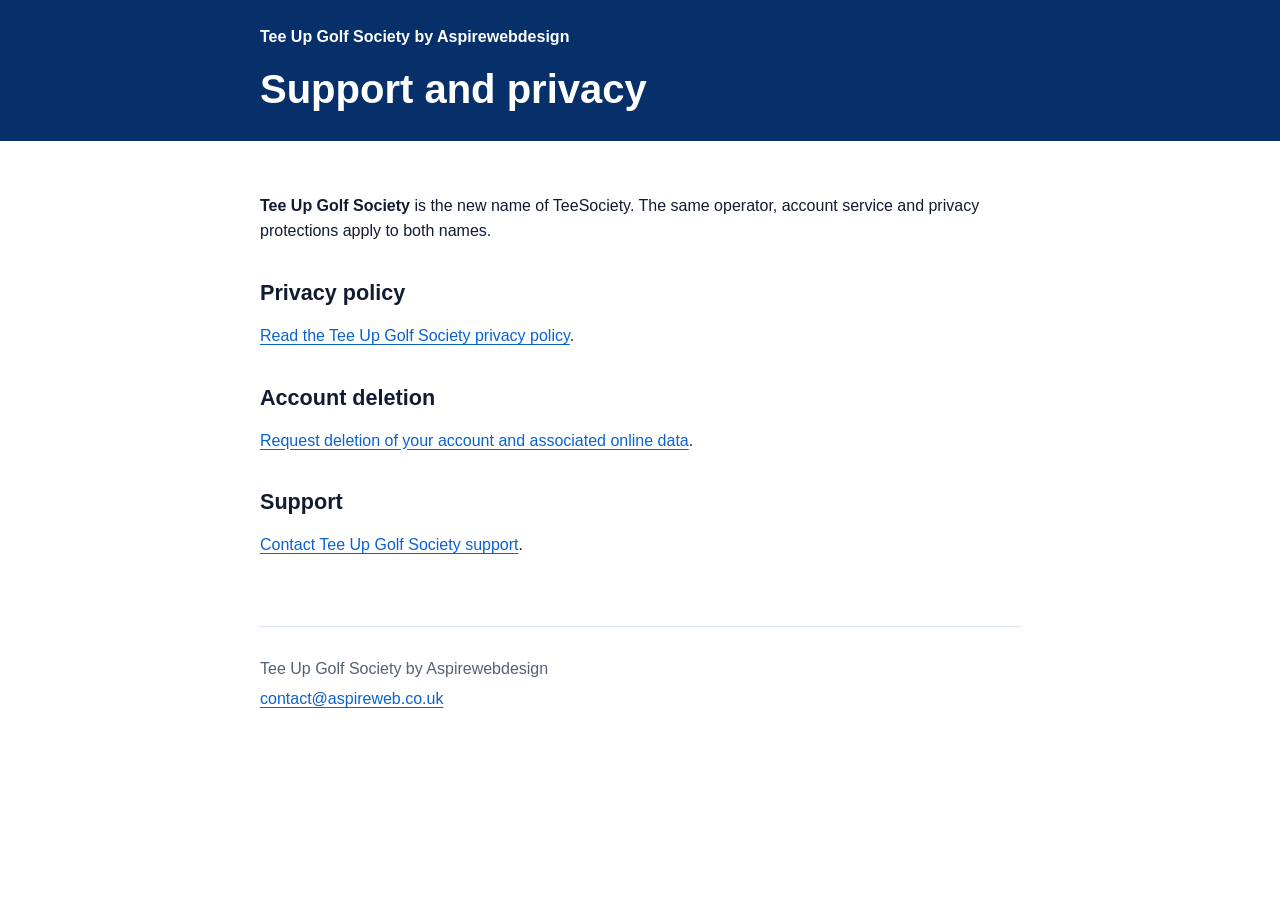
<file: index.html>
<!doctype html>
<html lang="en-GB">
<head>
  <meta charset="utf-8">
  <meta name="viewport" content="width=device-width, initial-scale=1">
  <meta name="description" content="Privacy, account deletion and support for Tee Up Golf Society.">
  <title>Tee Up Golf Society Support and Privacy</title>
  <link rel="stylesheet" href="styles.css">
</head>
<body>
  <header><div class="header-inner"><div class="brand">Tee Up Golf Society by Aspirewebdesign</div><h1>Support and privacy</h1></div></header>
  <main>
    <p><strong>Tee Up Golf Society</strong> is the new name of TeeSociety. The same operator, account service and privacy protections apply to both names.</p>
    <h2>Privacy policy</h2>
    <p><a href="privacy-policy.html">Read the Tee Up Golf Society privacy policy</a>.</p>
    <h2>Account deletion</h2>
    <p><a href="delete-account.html">Request deletion of your account and associated online data</a>.</p>
    <h2>Support</h2>
    <p><a href="support.html">Contact Tee Up Golf Society support</a>.</p>
  </main>
  <footer><p>Tee Up Golf Society by Aspirewebdesign</p><p><a href="mailto:contact@aspireweb.co.uk">contact@aspireweb.co.uk</a></p></footer>
</body>
</html>
</file>
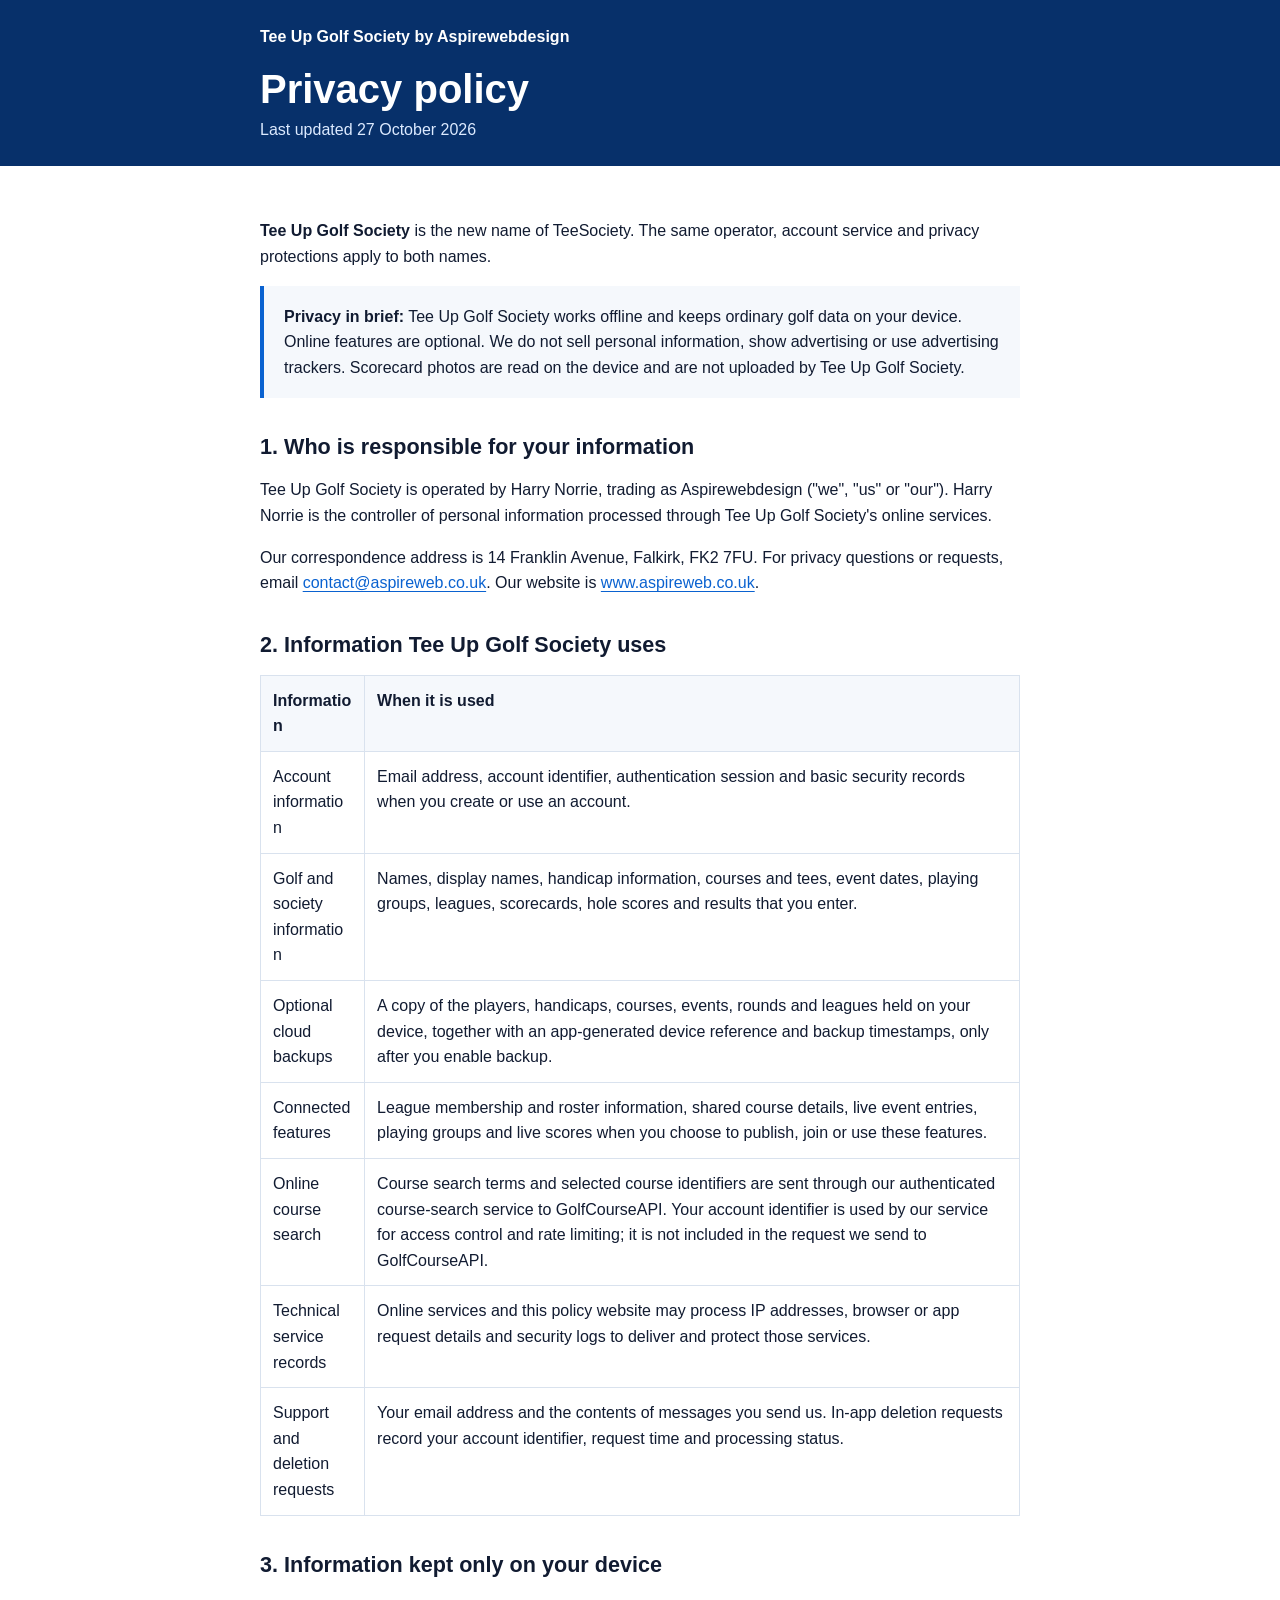
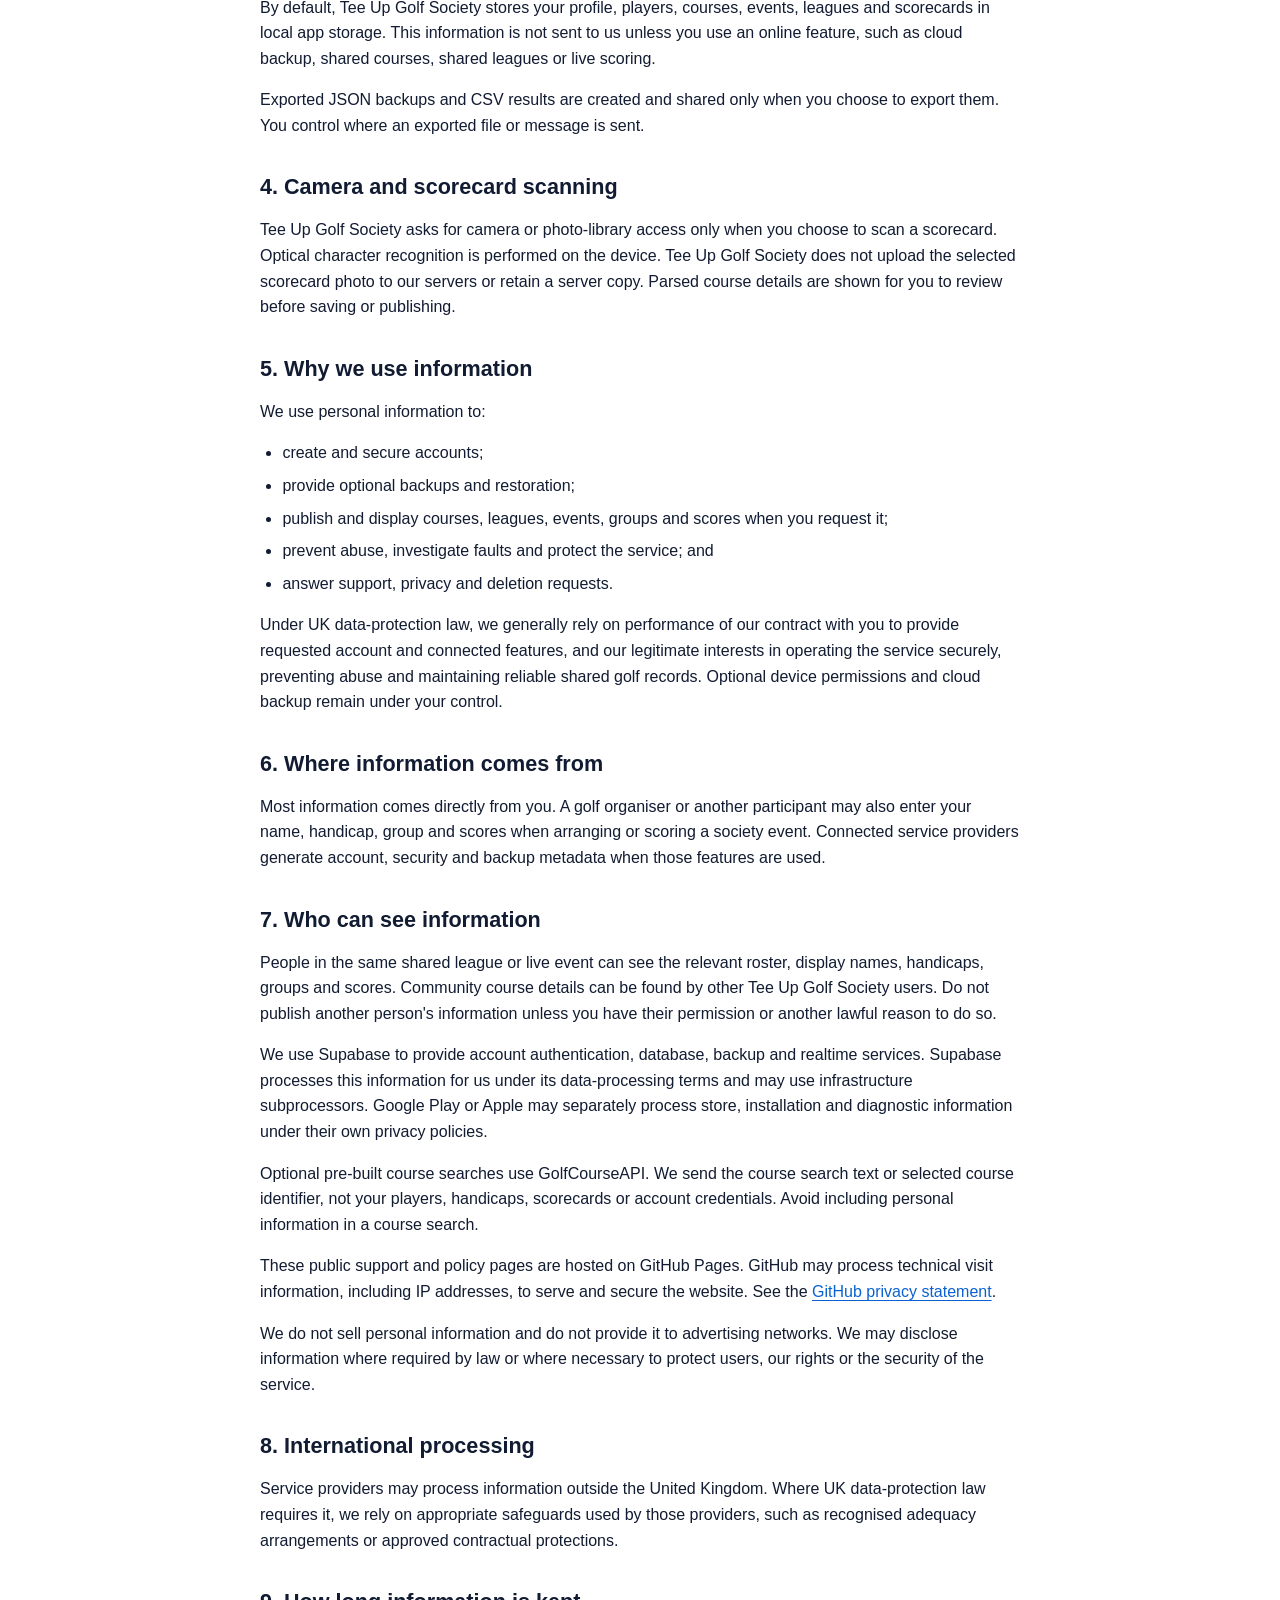
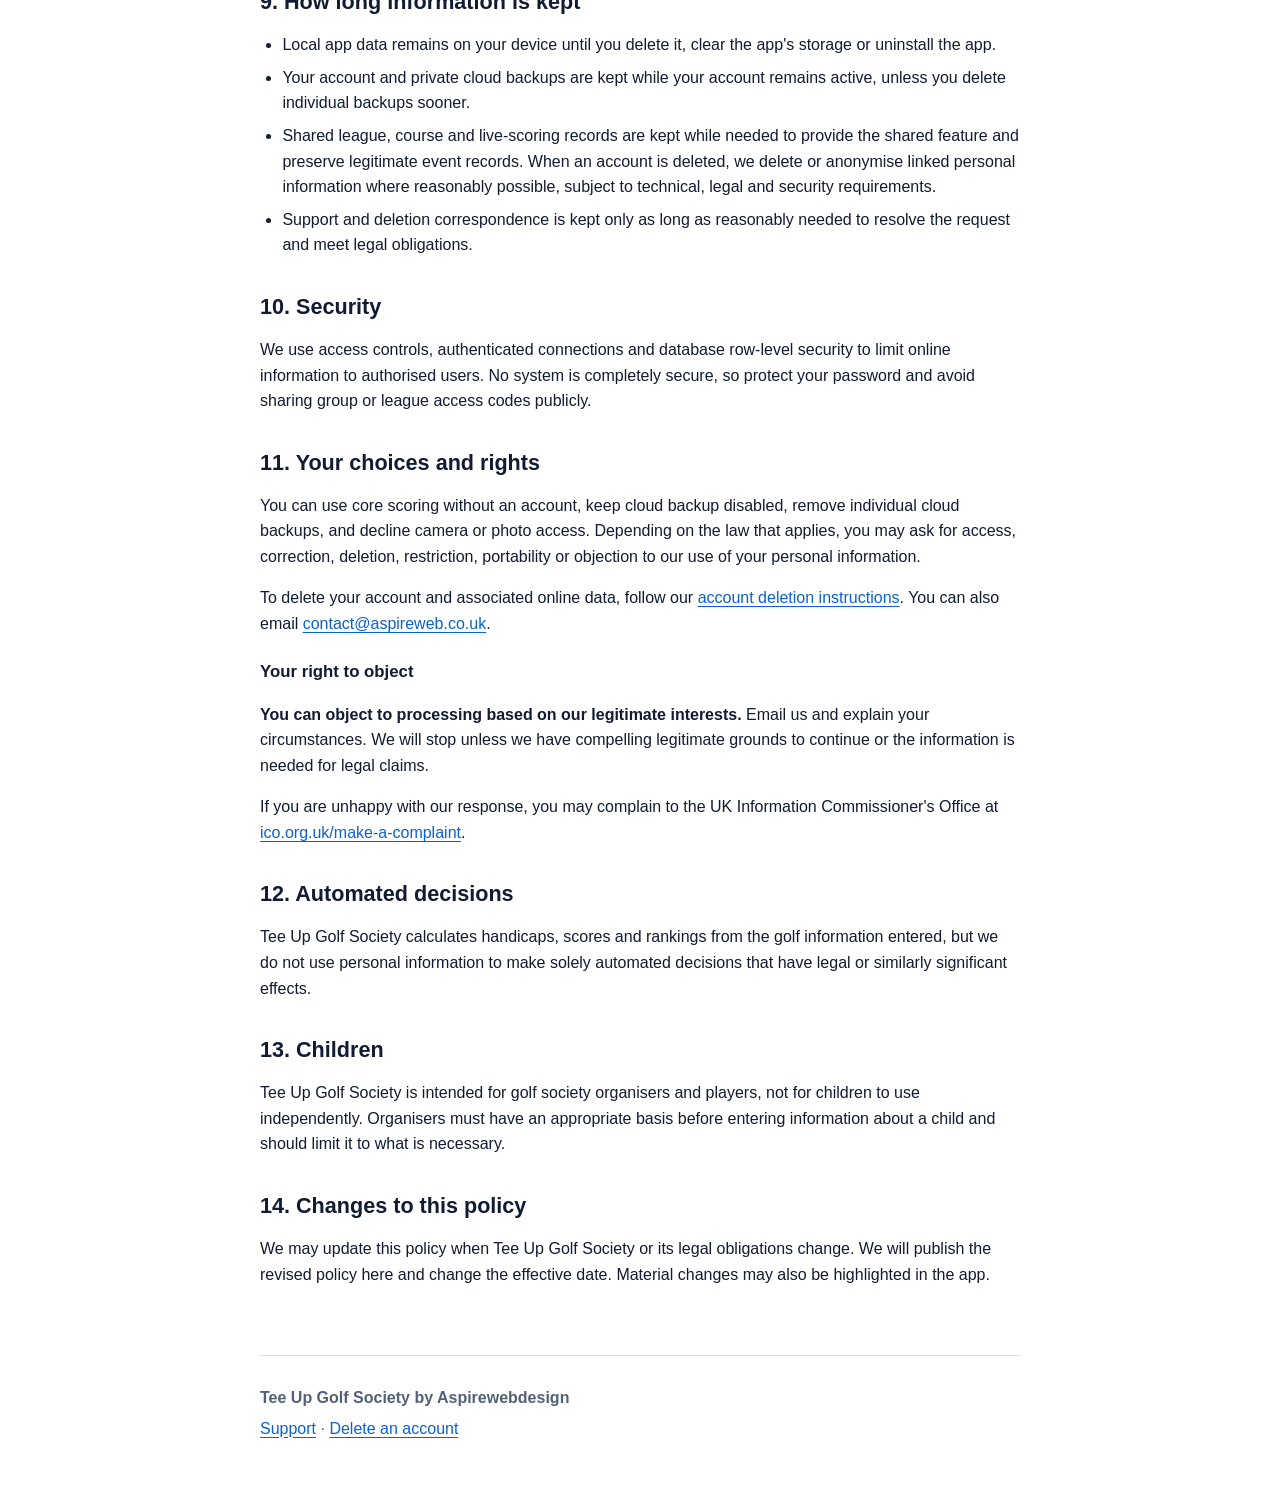
<file: privacy/index.html>
<!doctype html>
<html lang="en-GB">
<head>
  <meta charset="utf-8">
  <meta name="viewport" content="width=device-width, initial-scale=1">
  <meta http-equiv="refresh" content="0; url=../privacy-policy.html">
  <link rel="canonical" href="https://lihanor72.github.io/teesociety-legal/privacy-policy.html">
  <title>Tee Up Golf Society Privacy Policy</title>
</head>
<body>
  <h1>Tee Up Golf Society Privacy Policy</h1>
  <p><a href="../privacy-policy.html">Read the Tee Up Golf Society privacy policy</a>.</p>
</body>
</html>
</file>
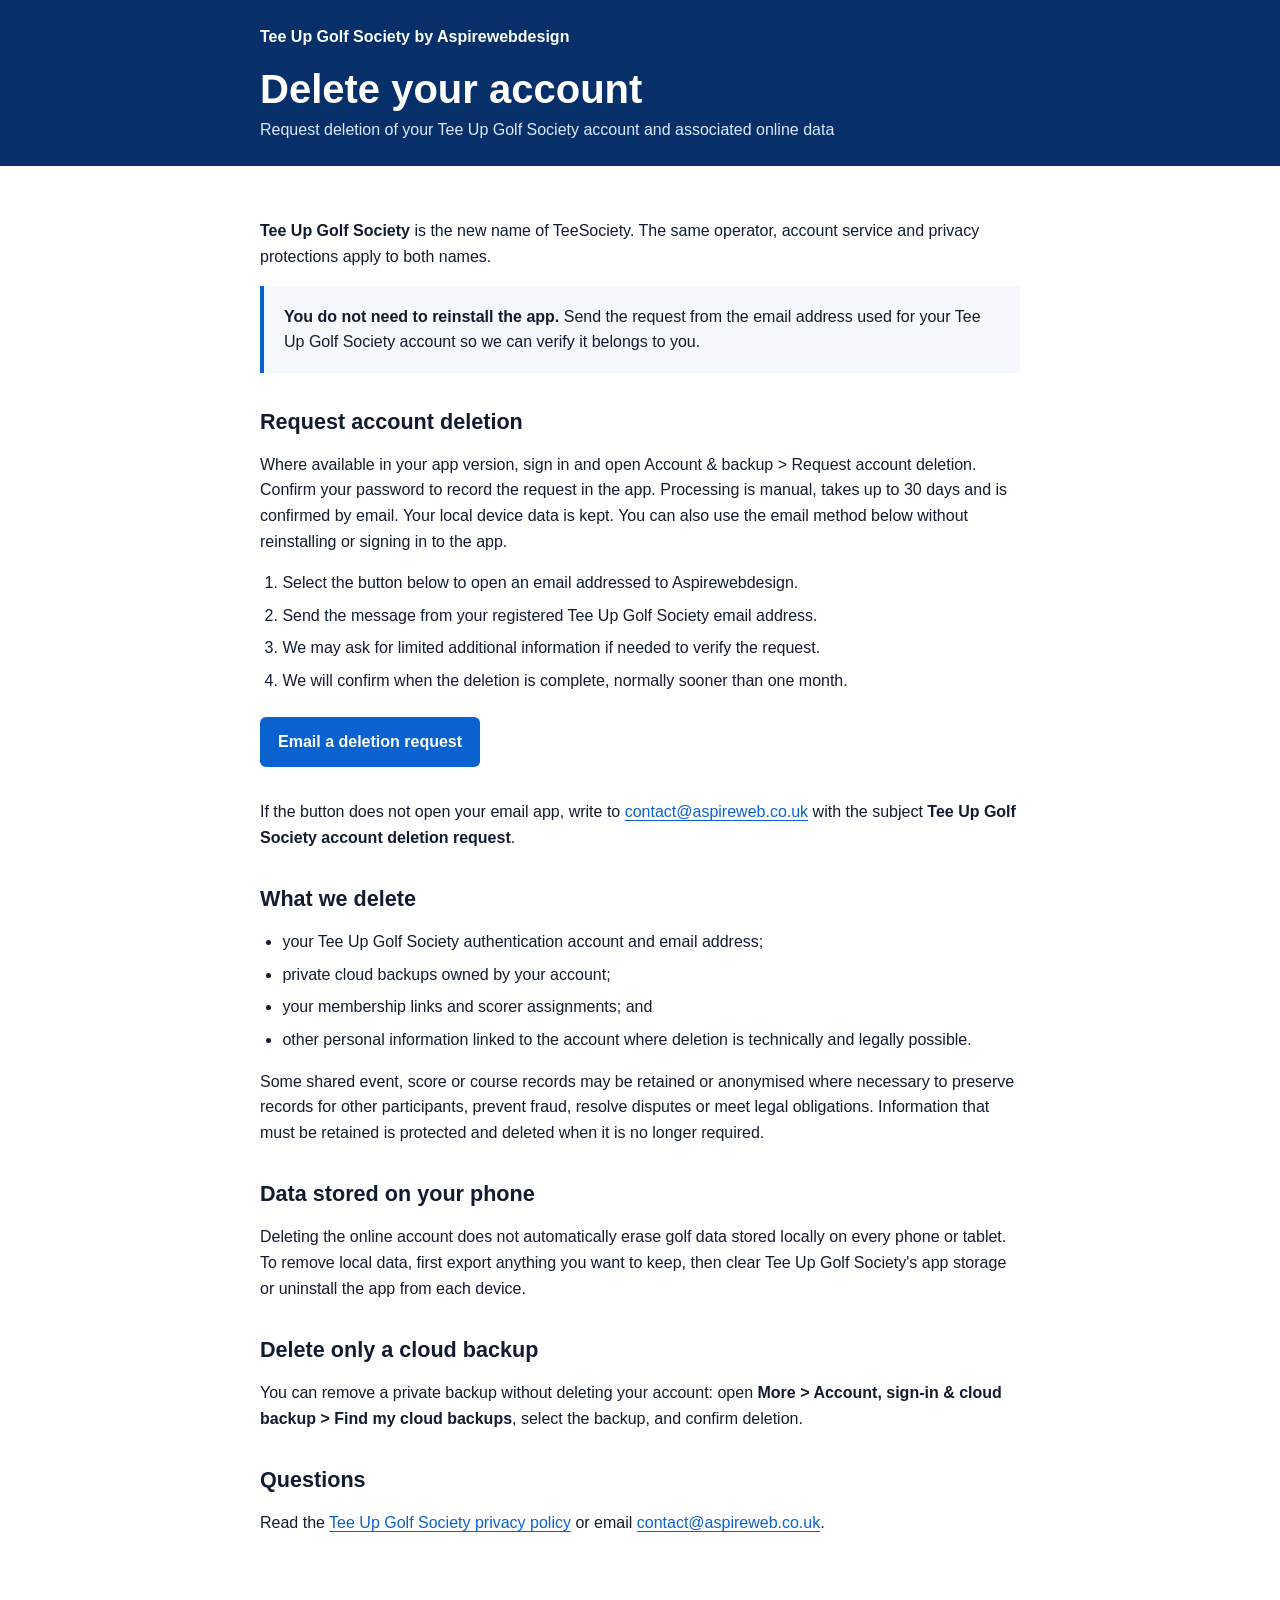
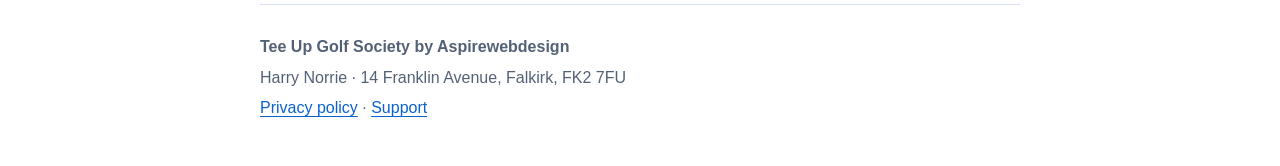
<file: delete-account.html>
<!doctype html>
<html lang="en-GB">
<head>
  <meta charset="utf-8">
  <meta name="viewport" content="width=device-width, initial-scale=1">
  <meta name="description" content="Request deletion of a Tee Up Golf Society account and associated data.">
  <title>Delete Your Tee Up Golf Society Account</title>
  <link rel="canonical" href="https://lihanor72.github.io/teesociety-legal/delete-account.html">
  <link rel="stylesheet" href="styles.css">
</head>
<body>
  <header>
    <div class="header-inner">
      <div class="brand">Tee Up Golf Society by Aspirewebdesign</div>
      <h1>Delete your account</h1>
      <p>Request deletion of your Tee Up Golf Society account and associated online data</p>
    </div>
  </header>
  <main>
    <p><strong>Tee Up Golf Society</strong> is the new name of TeeSociety. The same operator, account service and privacy protections apply to both names.</p>
    <div class="summary"><strong>You do not need to reinstall the app.</strong> Send the request from the email address used for your Tee Up Golf Society account so we can verify it belongs to you.</div>

    <h2>Request account deletion</h2>
    <p>Where available in your app version, sign in and open Account &amp; backup &gt; Request account deletion. Confirm your password to record the request in the app. Processing is manual, takes up to 30 days and is confirmed by email. Your local device data is kept. You can also use the email method below without reinstalling or signing in to the app.</p>
    <ol>
      <li>Select the button below to open an email addressed to Aspirewebdesign.</li>
      <li>Send the message from your registered Tee Up Golf Society email address.</li>
      <li>We may ask for limited additional information if needed to verify the request.</li>
      <li>We will confirm when the deletion is complete, normally sooner than one month.</li>
    </ol>
    <a class="action" href="mailto:contact@aspireweb.co.uk?subject=Tee%20Up%20Golf%20Society%20account%20deletion%20request&amp;body=Please%20delete%20my%20Tee%20Up%20Golf%20Society%20account%20and%20associated%20online%20data.%0A%0ARegistered%20email%3A%20%0A">Email a deletion request</a>
    <p>If the button does not open your email app, write to <a href="mailto:contact@aspireweb.co.uk">contact@aspireweb.co.uk</a> with the subject <strong>Tee Up Golf Society account deletion request</strong>.</p>

    <h2>What we delete</h2>
    <ul>
      <li>your Tee Up Golf Society authentication account and email address;</li>
      <li>private cloud backups owned by your account;</li>
      <li>your membership links and scorer assignments; and</li>
      <li>other personal information linked to the account where deletion is technically and legally possible.</li>
    </ul>
    <p>Some shared event, score or course records may be retained or anonymised where necessary to preserve records for other participants, prevent fraud, resolve disputes or meet legal obligations. Information that must be retained is protected and deleted when it is no longer required.</p>

    <h2>Data stored on your phone</h2>
    <p>Deleting the online account does not automatically erase golf data stored locally on every phone or tablet. To remove local data, first export anything you want to keep, then clear Tee Up Golf Society's app storage or uninstall the app from each device.</p>

    <h2>Delete only a cloud backup</h2>
    <p>You can remove a private backup without deleting your account: open <strong>More &gt; Account, sign-in &amp; cloud backup &gt; Find my cloud backups</strong>, select the backup, and confirm deletion.</p>

    <h2>Questions</h2>
    <p>Read the <a href="privacy-policy.html">Tee Up Golf Society privacy policy</a> or email <a href="mailto:contact@aspireweb.co.uk">contact@aspireweb.co.uk</a>.</p>
  </main>
  <footer>
    <p><strong>Tee Up Golf Society by Aspirewebdesign</strong></p>
    <p>Harry Norrie · 14 Franklin Avenue, Falkirk, FK2 7FU</p>
    <p><a href="privacy-policy.html">Privacy policy</a> · <a href="support.html">Support</a></p>
  </footer>
</body>
</html>
</file>
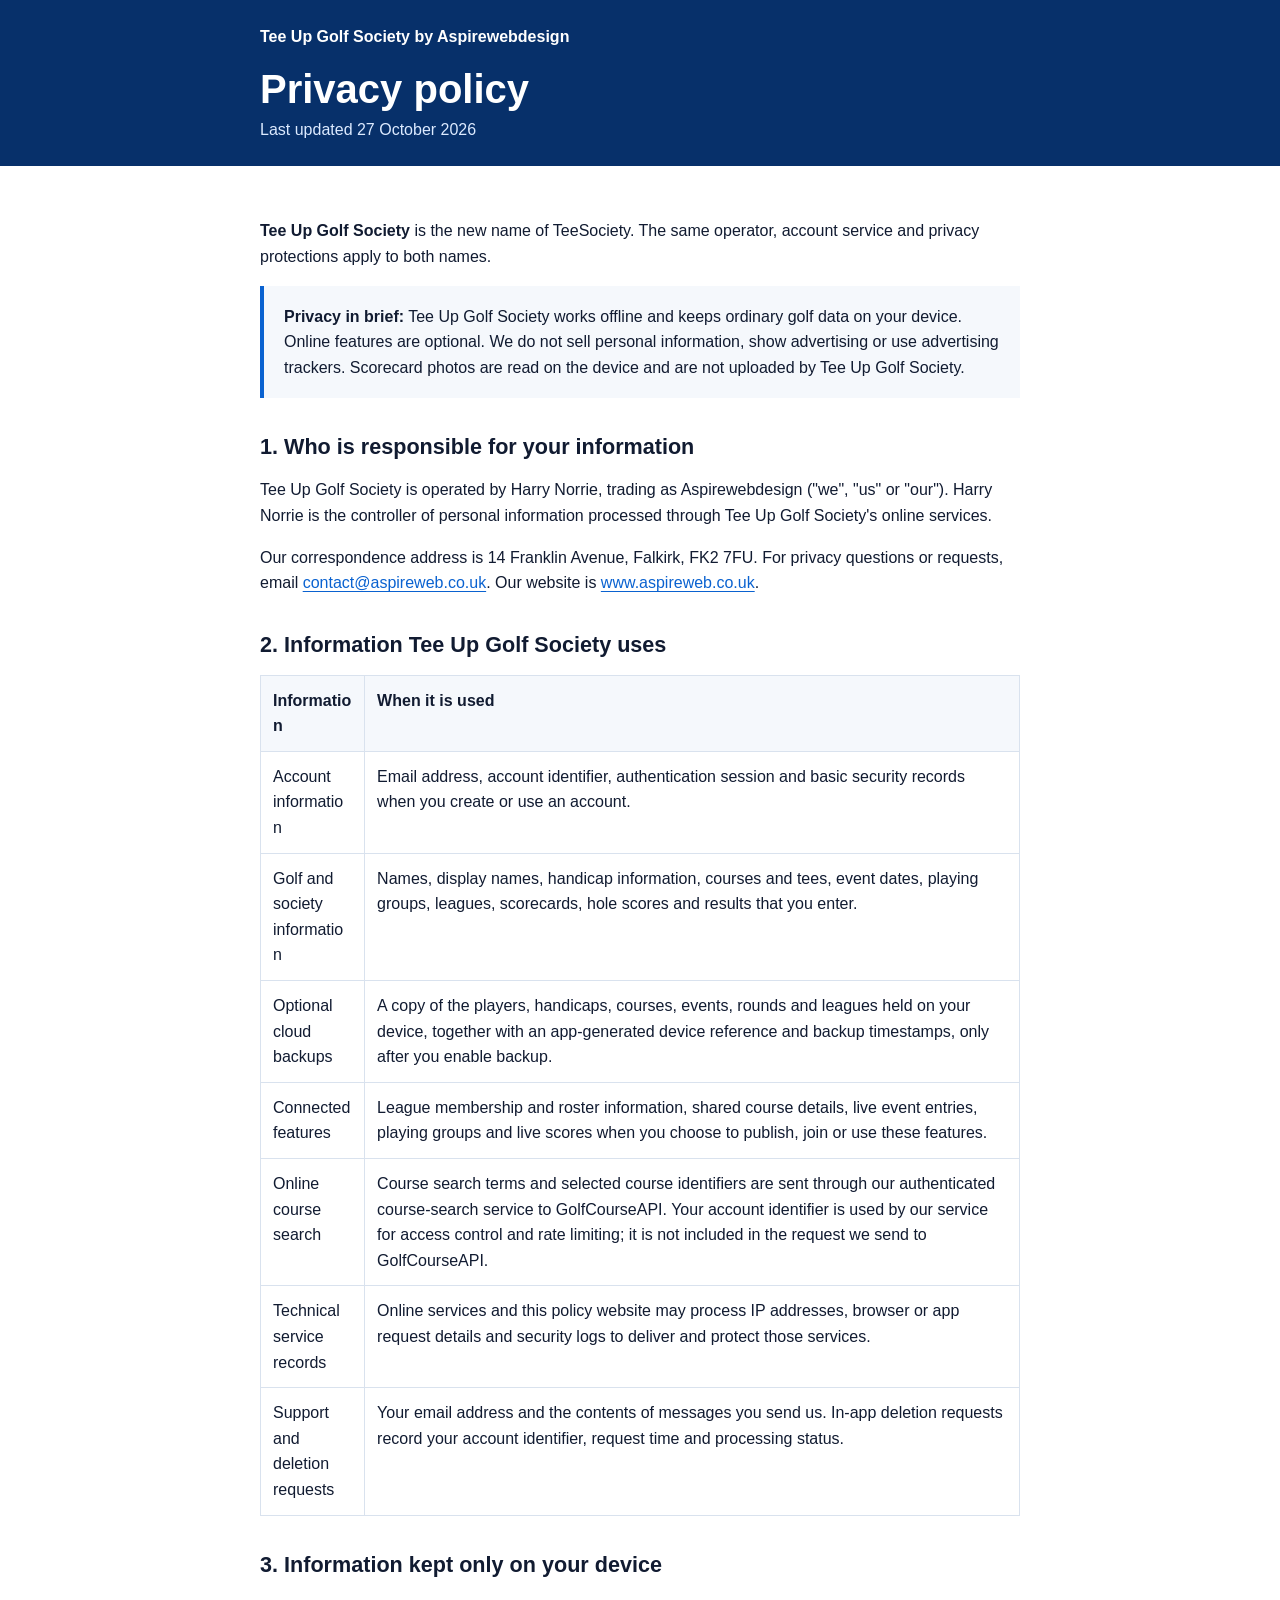
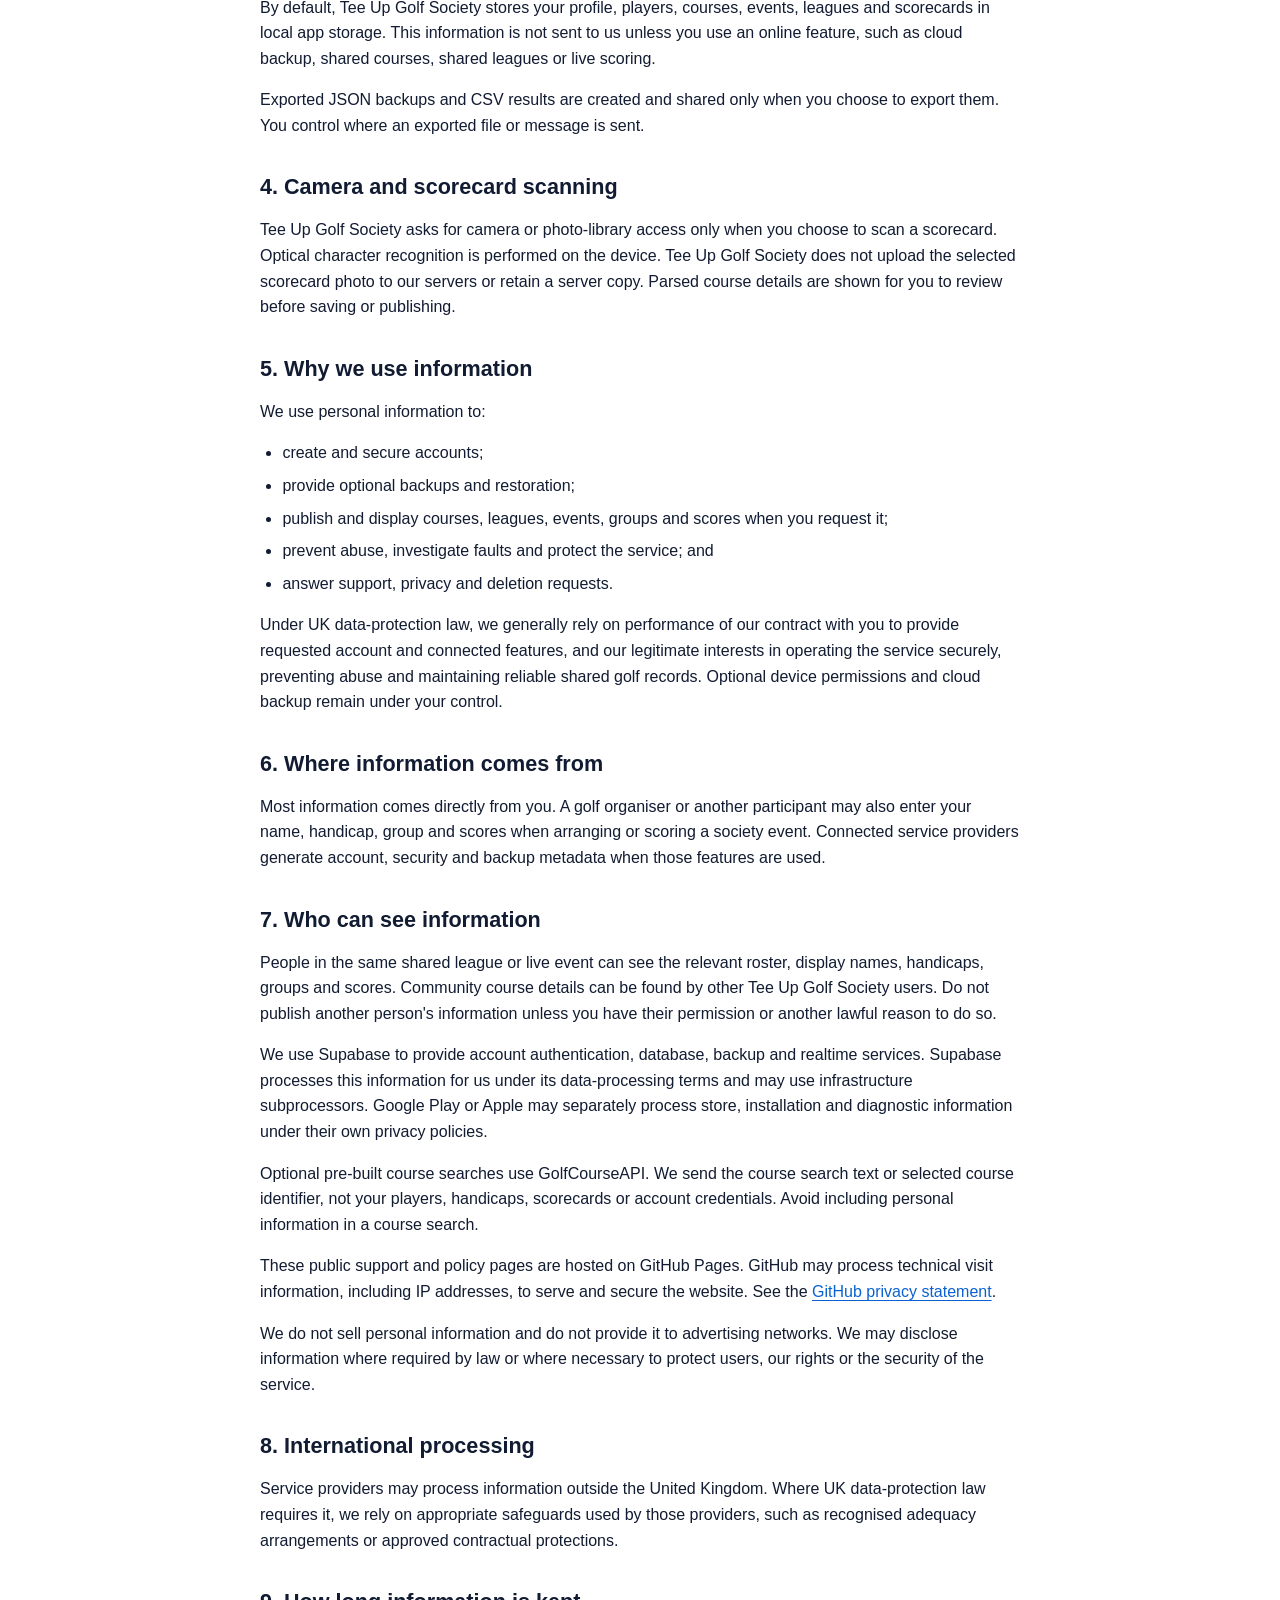
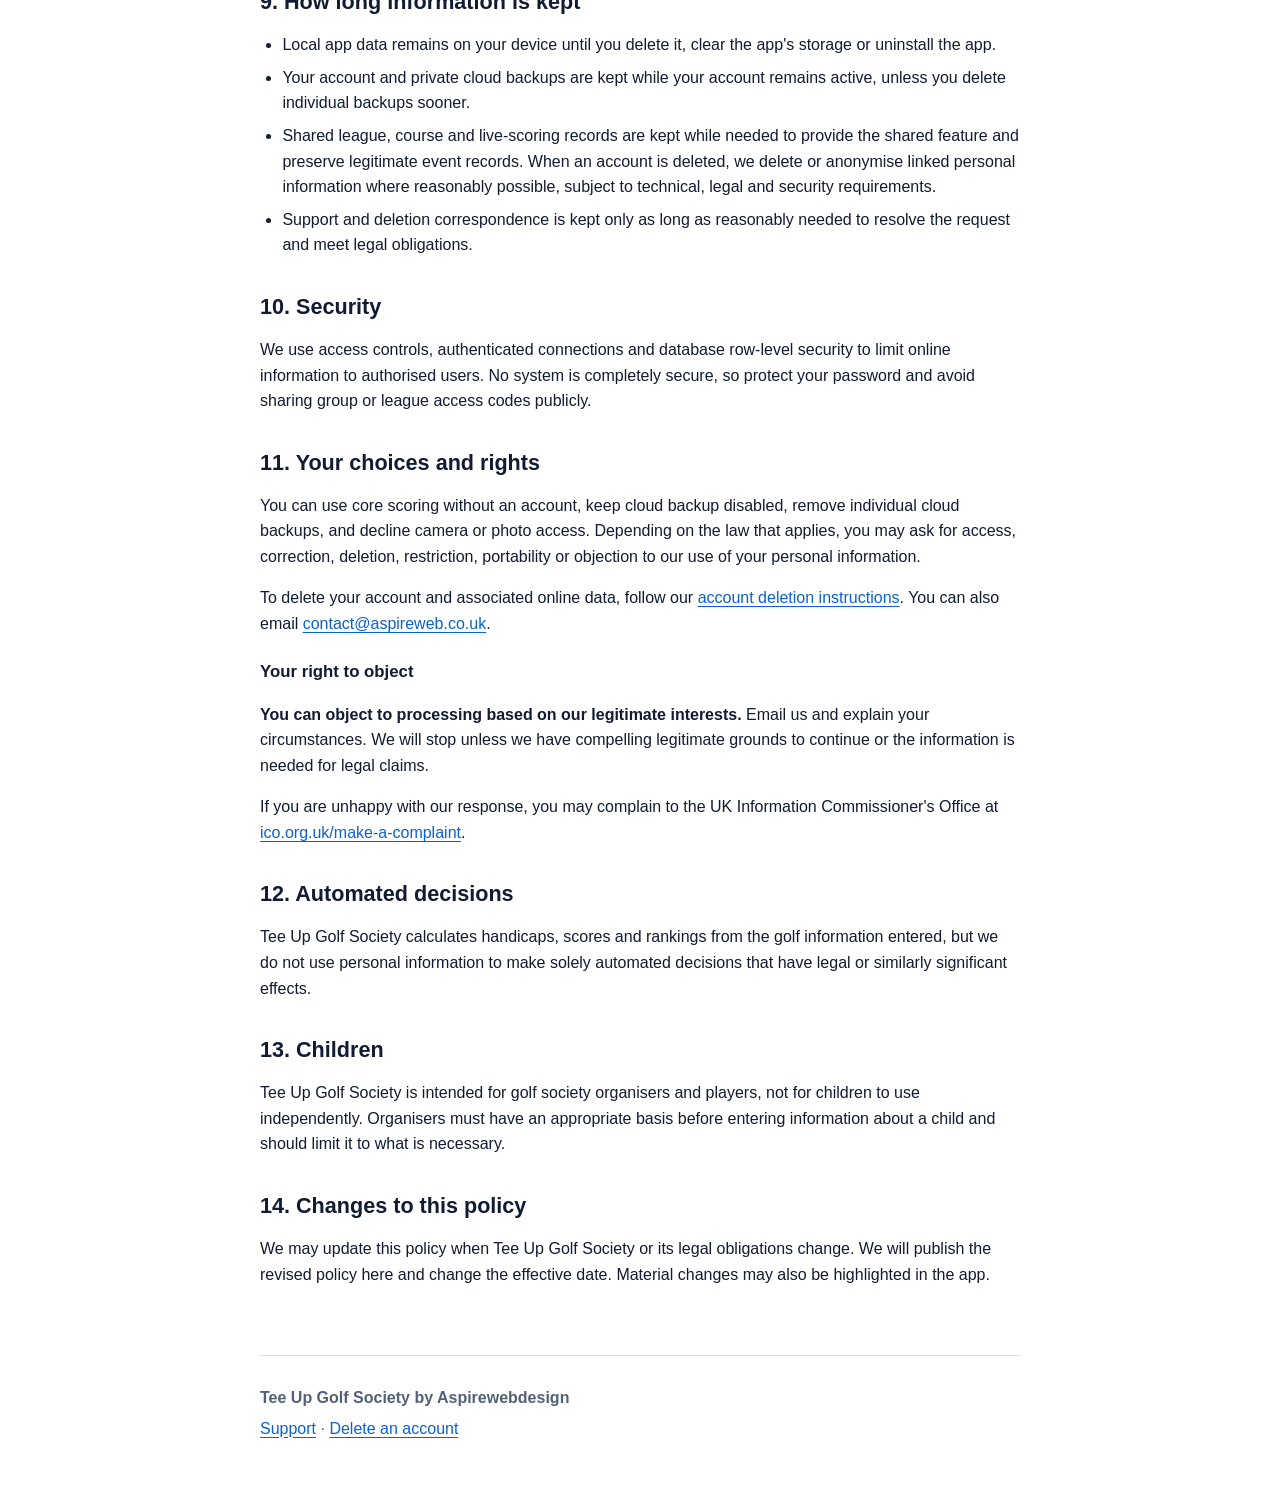
<file: privacy-policy.html>
<!doctype html>
<html lang="en-GB">
<head>
  <meta charset="utf-8">
  <meta name="viewport" content="width=device-width, initial-scale=1">
  <meta name="description" content="Privacy policy for the Tee Up Golf Society golf society app.">
  <title>Tee Up Golf Society Privacy Policy</title>
  <link rel="canonical" href="https://lihanor72.github.io/teesociety-legal/privacy-policy.html">
  <link rel="stylesheet" href="styles.css">
</head>
<body>
  <header>
    <div class="header-inner">
      <div class="brand">Tee Up Golf Society by Aspirewebdesign</div>
      <h1>Privacy policy</h1>
      <p>Last updated 27 October 2026</p>
    </div>
  </header>
  <main>
    <p><strong>Tee Up Golf Society</strong> is the new name of TeeSociety. The same operator, account service and privacy protections apply to both names.</p>
    <div class="summary">
      <strong>Privacy in brief:</strong> Tee Up Golf Society works offline and keeps ordinary golf data on your device. Online features are optional. We do not sell personal information, show advertising or use advertising trackers. Scorecard photos are read on the device and are not uploaded by Tee Up Golf Society.
    </div>

    <h2>1. Who is responsible for your information</h2>
    <p>Tee Up Golf Society is operated by Harry Norrie, trading as Aspirewebdesign ("we", "us" or "our"). Harry Norrie is the controller of personal information processed through Tee Up Golf Society's online services.</p>
    <p>Our correspondence address is 14 Franklin Avenue, Falkirk, FK2 7FU. For privacy questions or requests, email <a href="mailto:contact@aspireweb.co.uk">contact@aspireweb.co.uk</a>. Our website is <a href="https://www.aspireweb.co.uk/">www.aspireweb.co.uk</a>.</p>

    <h2>2. Information Tee Up Golf Society uses</h2>
    <table class="data-table">
      <thead><tr><th>Information</th><th>When it is used</th></tr></thead>
      <tbody>
        <tr><td>Account information</td><td>Email address, account identifier, authentication session and basic security records when you create or use an account.</td></tr>
        <tr><td>Golf and society information</td><td>Names, display names, handicap information, courses and tees, event dates, playing groups, leagues, scorecards, hole scores and results that you enter.</td></tr>
        <tr><td>Optional cloud backups</td><td>A copy of the players, handicaps, courses, events, rounds and leagues held on your device, together with an app-generated device reference and backup timestamps, only after you enable backup.</td></tr>
        <tr><td>Connected features</td><td>League membership and roster information, shared course details, live event entries, playing groups and live scores when you choose to publish, join or use these features.</td></tr>
        <tr><td>Online course search</td><td>Course search terms and selected course identifiers are sent through our authenticated course-search service to GolfCourseAPI. Your account identifier is used by our service for access control and rate limiting; it is not included in the request we send to GolfCourseAPI.</td></tr>
        <tr><td>Technical service records</td><td>Online services and this policy website may process IP addresses, browser or app request details and security logs to deliver and protect those services.</td></tr>
        <tr><td>Support and deletion requests</td><td>Your email address and the contents of messages you send us. In-app deletion requests record your account identifier, request time and processing status.</td></tr>
      </tbody>
    </table>

    <h2>3. Information kept only on your device</h2>
    <p>By default, Tee Up Golf Society stores your profile, players, courses, events, leagues and scorecards in local app storage. This information is not sent to us unless you use an online feature, such as cloud backup, shared courses, shared leagues or live scoring.</p>
    <p>Exported JSON backups and CSV results are created and shared only when you choose to export them. You control where an exported file or message is sent.</p>

    <h2>4. Camera and scorecard scanning</h2>
    <p>Tee Up Golf Society asks for camera or photo-library access only when you choose to scan a scorecard. Optical character recognition is performed on the device. Tee Up Golf Society does not upload the selected scorecard photo to our servers or retain a server copy. Parsed course details are shown for you to review before saving or publishing.</p>

    <h2>5. Why we use information</h2>
    <p>We use personal information to:</p>
    <ul>
      <li>create and secure accounts;</li>
      <li>provide optional backups and restoration;</li>
      <li>publish and display courses, leagues, events, groups and scores when you request it;</li>
      <li>prevent abuse, investigate faults and protect the service; and</li>
      <li>answer support, privacy and deletion requests.</li>
    </ul>
    <p>Under UK data-protection law, we generally rely on performance of our contract with you to provide requested account and connected features, and our legitimate interests in operating the service securely, preventing abuse and maintaining reliable shared golf records. Optional device permissions and cloud backup remain under your control.</p>

    <h2>6. Where information comes from</h2>
    <p>Most information comes directly from you. A golf organiser or another participant may also enter your name, handicap, group and scores when arranging or scoring a society event. Connected service providers generate account, security and backup metadata when those features are used.</p>

    <h2>7. Who can see information</h2>
    <p>People in the same shared league or live event can see the relevant roster, display names, handicaps, groups and scores. Community course details can be found by other Tee Up Golf Society users. Do not publish another person's information unless you have their permission or another lawful reason to do so.</p>
    <p>We use Supabase to provide account authentication, database, backup and realtime services. Supabase processes this information for us under its data-processing terms and may use infrastructure subprocessors. Google Play or Apple may separately process store, installation and diagnostic information under their own privacy policies.</p>
    <p>Optional pre-built course searches use GolfCourseAPI. We send the course search text or selected course identifier, not your players, handicaps, scorecards or account credentials. Avoid including personal information in a course search.</p>
    <p>These public support and policy pages are hosted on GitHub Pages. GitHub may process technical visit information, including IP addresses, to serve and secure the website. See the <a href="https://docs.github.com/en/site-policy/privacy-policies/github-general-privacy-statement">GitHub privacy statement</a>.</p>
    <p>We do not sell personal information and do not provide it to advertising networks. We may disclose information where required by law or where necessary to protect users, our rights or the security of the service.</p>

    <h2>8. International processing</h2>
    <p>Service providers may process information outside the United Kingdom. Where UK data-protection law requires it, we rely on appropriate safeguards used by those providers, such as recognised adequacy arrangements or approved contractual protections.</p>

    <h2>9. How long information is kept</h2>
    <ul>
      <li>Local app data remains on your device until you delete it, clear the app's storage or uninstall the app.</li>
      <li>Your account and private cloud backups are kept while your account remains active, unless you delete individual backups sooner.</li>
      <li>Shared league, course and live-scoring records are kept while needed to provide the shared feature and preserve legitimate event records. When an account is deleted, we delete or anonymise linked personal information where reasonably possible, subject to technical, legal and security requirements.</li>
      <li>Support and deletion correspondence is kept only as long as reasonably needed to resolve the request and meet legal obligations.</li>
    </ul>

    <h2>10. Security</h2>
    <p>We use access controls, authenticated connections and database row-level security to limit online information to authorised users. No system is completely secure, so protect your password and avoid sharing group or league access codes publicly.</p>

    <h2>11. Your choices and rights</h2>
    <p>You can use core scoring without an account, keep cloud backup disabled, remove individual cloud backups, and decline camera or photo access. Depending on the law that applies, you may ask for access, correction, deletion, restriction, portability or objection to our use of your personal information.</p>
    <p>To delete your account and associated online data, follow our <a href="delete-account.html">account deletion instructions</a>. You can also email <a href="mailto:contact@aspireweb.co.uk">contact@aspireweb.co.uk</a>.</p>
    <h3>Your right to object</h3>
    <p><strong>You can object to processing based on our legitimate interests.</strong> Email us and explain your circumstances. We will stop unless we have compelling legitimate grounds to continue or the information is needed for legal claims.</p>
    <p>If you are unhappy with our response, you may complain to the UK Information Commissioner's Office at <a href="https://ico.org.uk/make-a-complaint/">ico.org.uk/make-a-complaint</a>.</p>

    <h2>12. Automated decisions</h2>
    <p>Tee Up Golf Society calculates handicaps, scores and rankings from the golf information entered, but we do not use personal information to make solely automated decisions that have legal or similarly significant effects.</p>

    <h2>13. Children</h2>
    <p>Tee Up Golf Society is intended for golf society organisers and players, not for children to use independently. Organisers must have an appropriate basis before entering information about a child and should limit it to what is necessary.</p>

    <h2>14. Changes to this policy</h2>
    <p>We may update this policy when Tee Up Golf Society or its legal obligations change. We will publish the revised policy here and change the effective date. Material changes may also be highlighted in the app.</p>
  </main>
  <footer>
    <p><strong>Tee Up Golf Society by Aspirewebdesign</strong></p>
    <p><a href="support.html">Support</a> · <a href="delete-account.html">Delete an account</a></p>
  </footer>
</body>
</html>
</file>
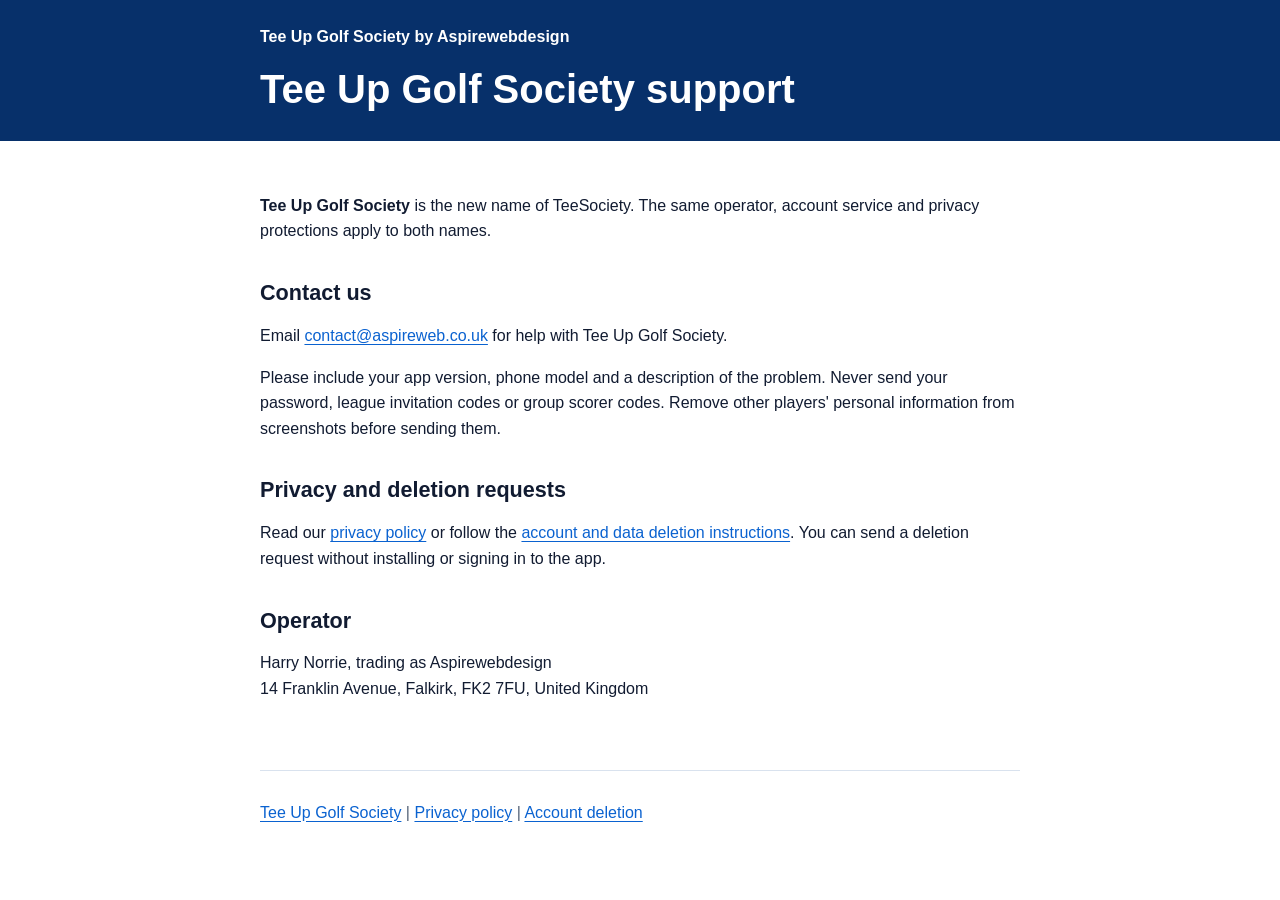
<file: support.html>
<!doctype html>
<html lang="en-GB">
<head>
  <meta charset="utf-8">
  <meta name="viewport" content="width=device-width, initial-scale=1">
  <meta name="description" content="Contact support for Tee Up Golf Society golf societies, events and scoring.">
  <title>Tee Up Golf Society Support</title>
  <link rel="stylesheet" href="styles.css">
</head>
<body>
  <header><div class="header-inner"><div class="brand">Tee Up Golf Society by Aspirewebdesign</div><h1>Tee Up Golf Society support</h1></div></header>
  <main>
    <p><strong>Tee Up Golf Society</strong> is the new name of TeeSociety. The same operator, account service and privacy protections apply to both names.</p>
    <h2>Contact us</h2>
    <p>Email <a href="mailto:contact@aspireweb.co.uk?subject=Tee%20Up%20Golf%20Society%20support">contact@aspireweb.co.uk</a> for help with Tee Up Golf Society.</p>
    <p>Please include your app version, phone model and a description of the problem. Never send your password, league invitation codes or group scorer codes. Remove other players' personal information from screenshots before sending them.</p>
    <h2>Privacy and deletion requests</h2>
    <p>Read our <a href="privacy-policy.html">privacy policy</a> or follow the <a href="delete-account.html">account and data deletion instructions</a>. You can send a deletion request without installing or signing in to the app.</p>
    <h2>Operator</h2>
    <p>Harry Norrie, trading as Aspirewebdesign<br>14 Franklin Avenue, Falkirk, FK2 7FU, United Kingdom</p>
  </main>
  <footer><p><a href="index.html">Tee Up Golf Society</a> | <a href="privacy-policy.html">Privacy policy</a> | <a href="delete-account.html">Account deletion</a></p></footer>
</body>
</html>
</file>
<file: styles.css>
:root {
  color-scheme: light;
  --ink: #111b31;
  --muted: #536176;
  --line: #d9e2ee;
  --surface: #f5f8fc;
  --brand: #0a62d0;
  --brand-dark: #07306a;
  --focus: #ffbf3f;
}

* { box-sizing: border-box; }

html { font-family: Inter, Arial, sans-serif; line-height: 1.6; color: var(--ink); background: #fff; overflow-wrap: anywhere; }
body { margin: 0; }
a { color: var(--brand); text-underline-offset: 3px; }
a:hover { color: var(--brand-dark); }
a:focus-visible { outline: 3px solid var(--focus); outline-offset: 3px; }

header {
  background: var(--brand-dark);
  color: #fff;
  padding: 24px;
}

.header-inner, main, footer { width: min(760px, calc(100% - 40px)); margin: 0 auto; }
.brand { font-size: 1rem; font-weight: 700; }
header h1 { margin: 18px 0 6px; font-size: 2.5rem; line-height: 1.08; }
header p { margin: 0; color: #dceaff; }
main { padding: 36px 0 52px; }
h2 { margin: 36px 0 10px; font-size: 1.35rem; line-height: 1.25; }
h3 { margin: 22px 0 8px; font-size: 1.05rem; }
p, li { font-size: 1rem; }
ul, ol { padding-left: 1.4rem; }
li + li { margin-top: 7px; }

.summary {
  margin: 0 0 30px;
  padding: 18px 20px;
  border-left: 4px solid var(--brand);
  background: var(--surface);
}

.action {
  display: inline-block;
  margin: 8px 0 16px;
  padding: 12px 18px;
  border-radius: 6px;
  background: var(--brand);
  color: #fff;
  font-weight: 700;
  text-decoration: none;
}
.action:hover { color: #fff; background: var(--brand-dark); }

.data-table { width: 100%; border-collapse: collapse; margin: 16px 0; }
.data-table th, .data-table td { padding: 12px; border: 1px solid var(--line); text-align: left; vertical-align: top; }
.data-table th { background: var(--surface); }

footer { padding: 24px 0 40px; border-top: 1px solid var(--line); color: var(--muted); }
footer p { margin: 5px 0; }

@media (max-width: 560px) {
  .header-inner, main, footer { width: min(100% - 28px, 760px); }
  header { padding: 20px 0; }
  main { padding-top: 26px; }
  .data-table, .data-table tbody, .data-table tr, .data-table th, .data-table td { display: block; }
  .data-table thead { display: none; }
  .data-table tr { border: 1px solid var(--line); margin-bottom: 12px; }
  .data-table td { border: 0; }
  .data-table td + td { border-top: 1px solid var(--line); }
}
</file>
